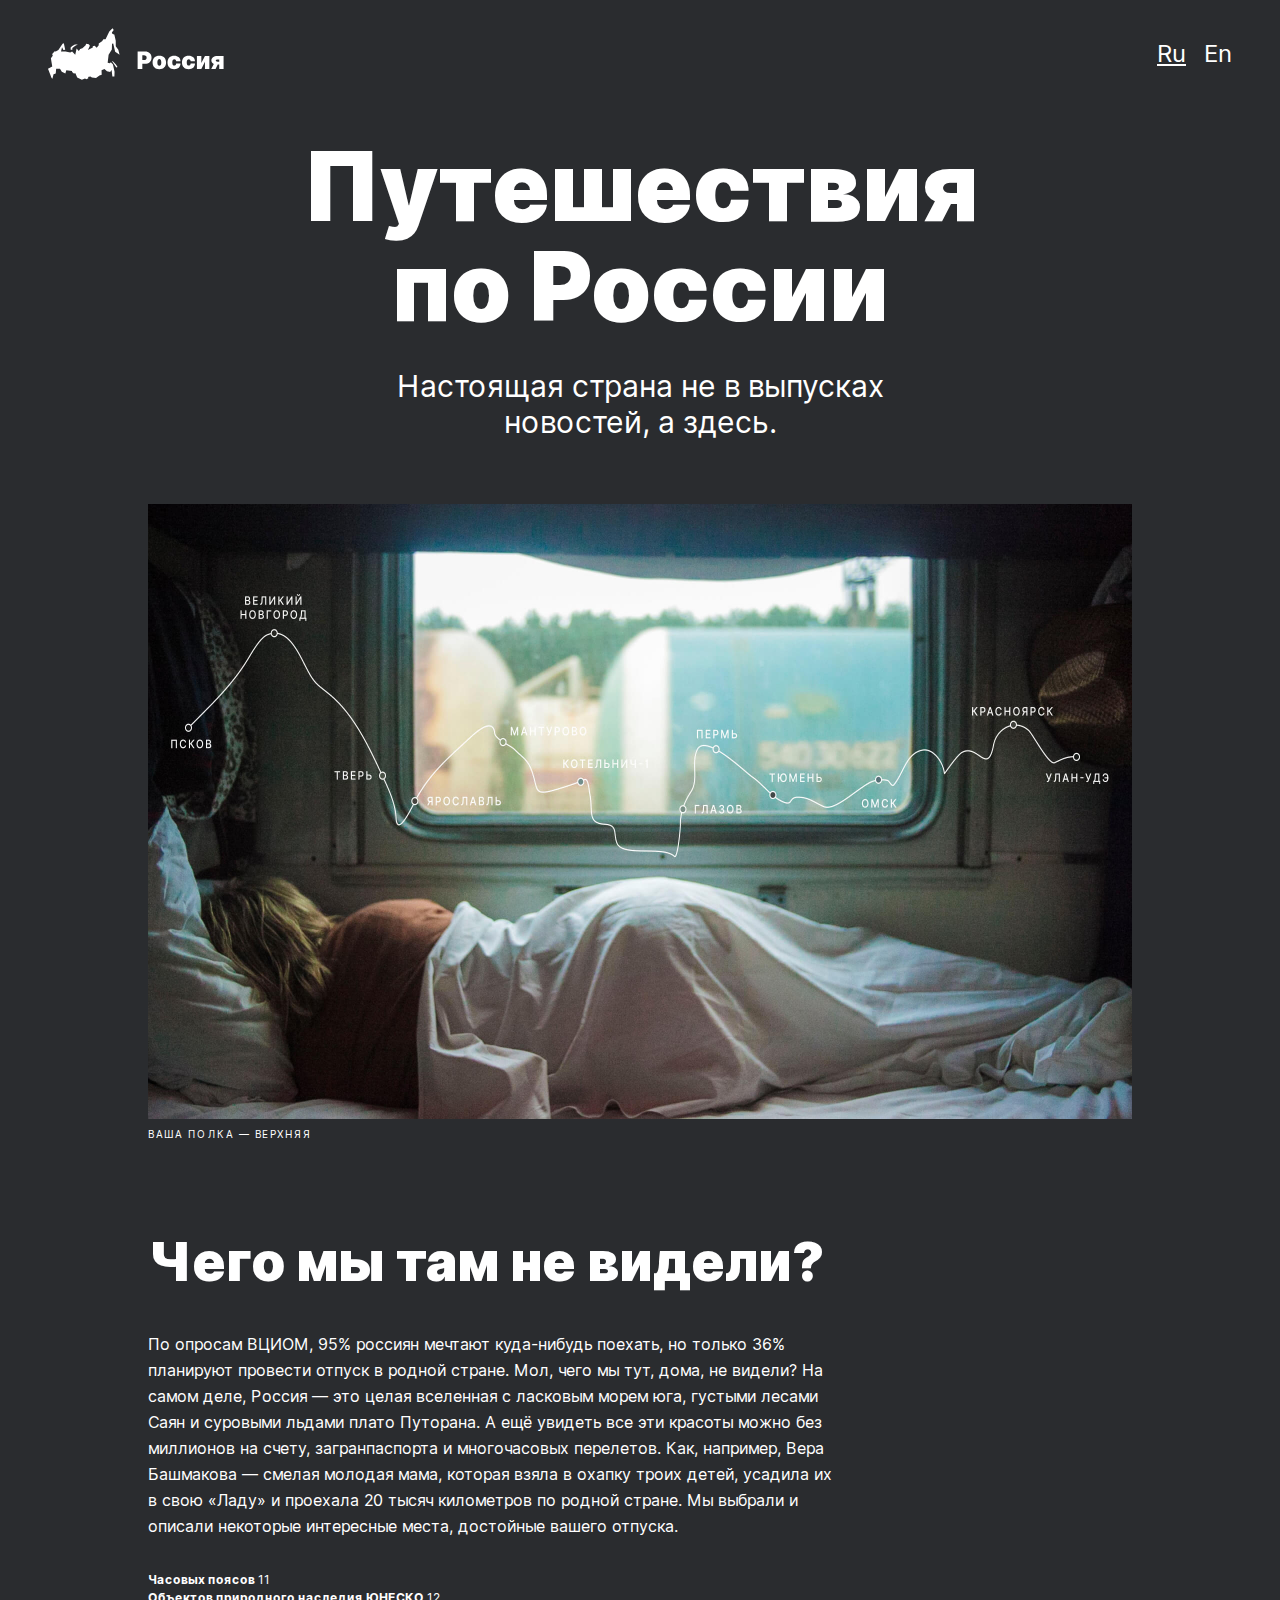
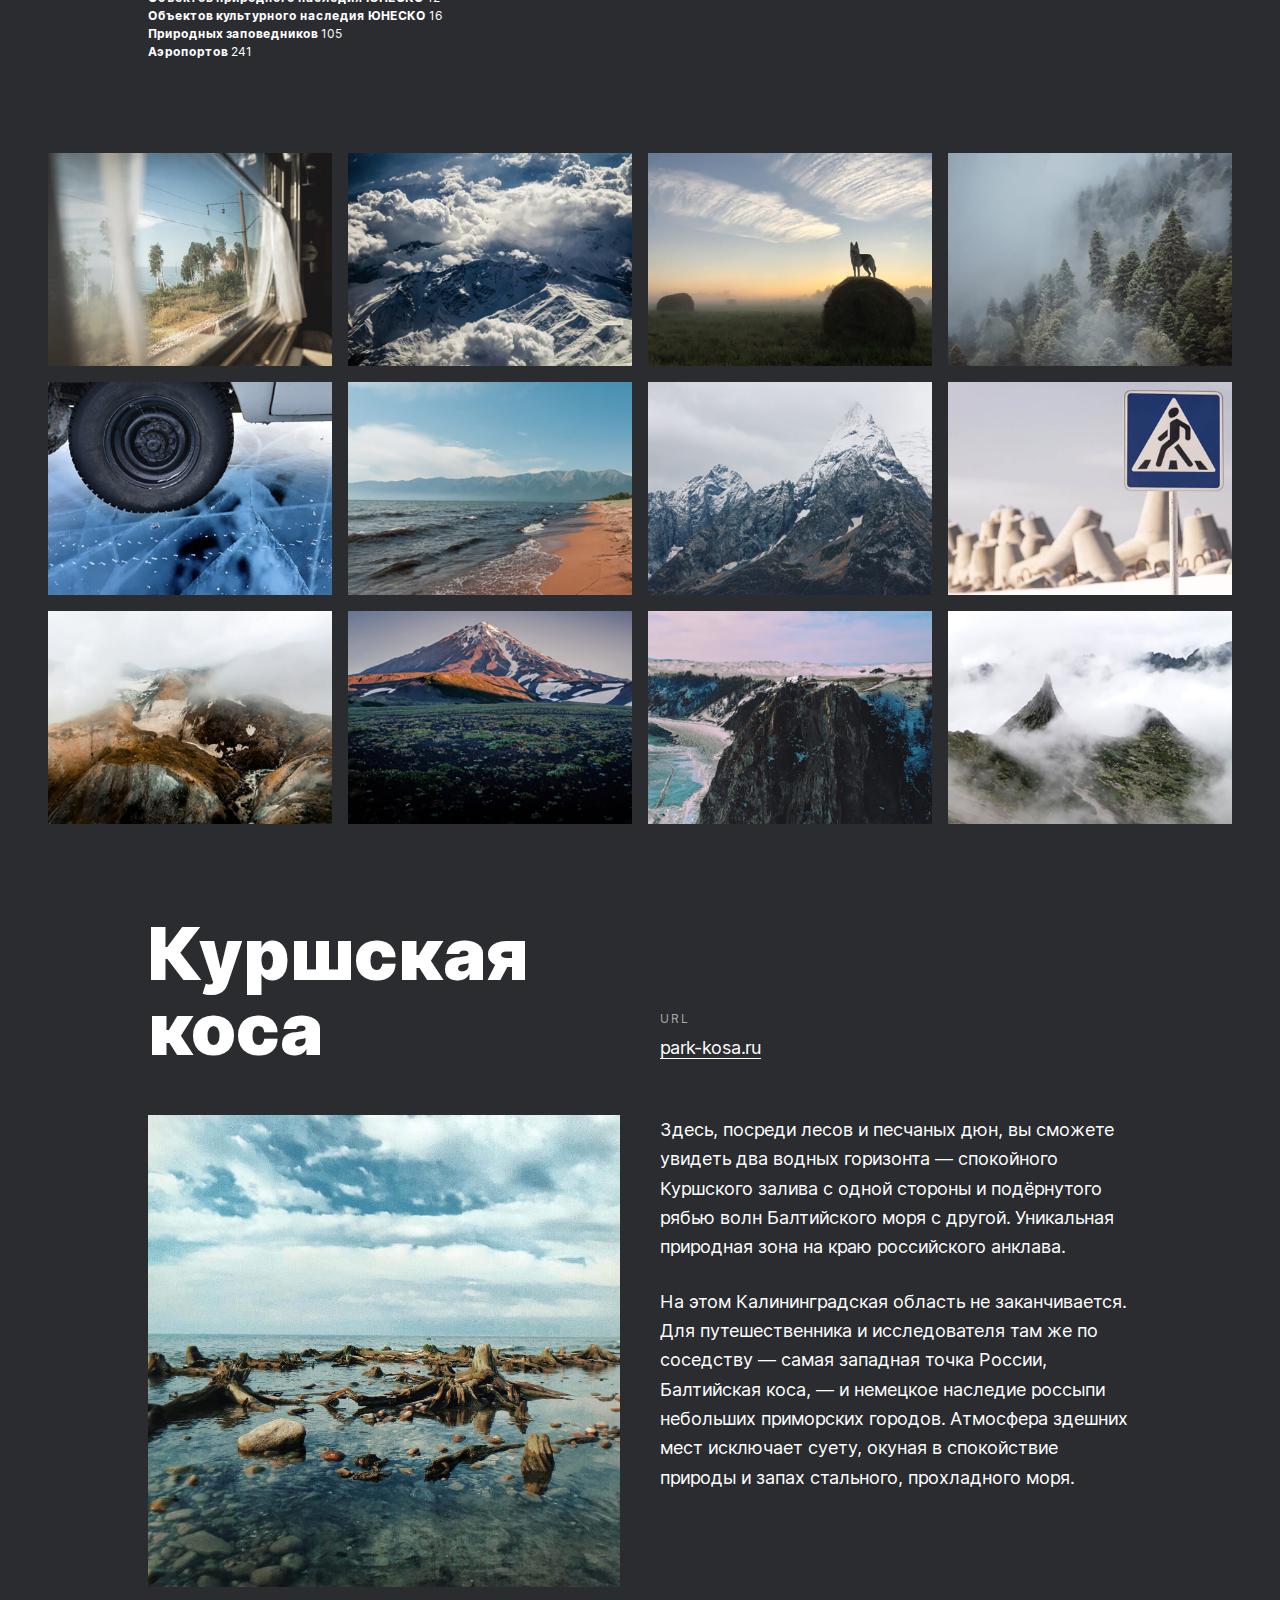
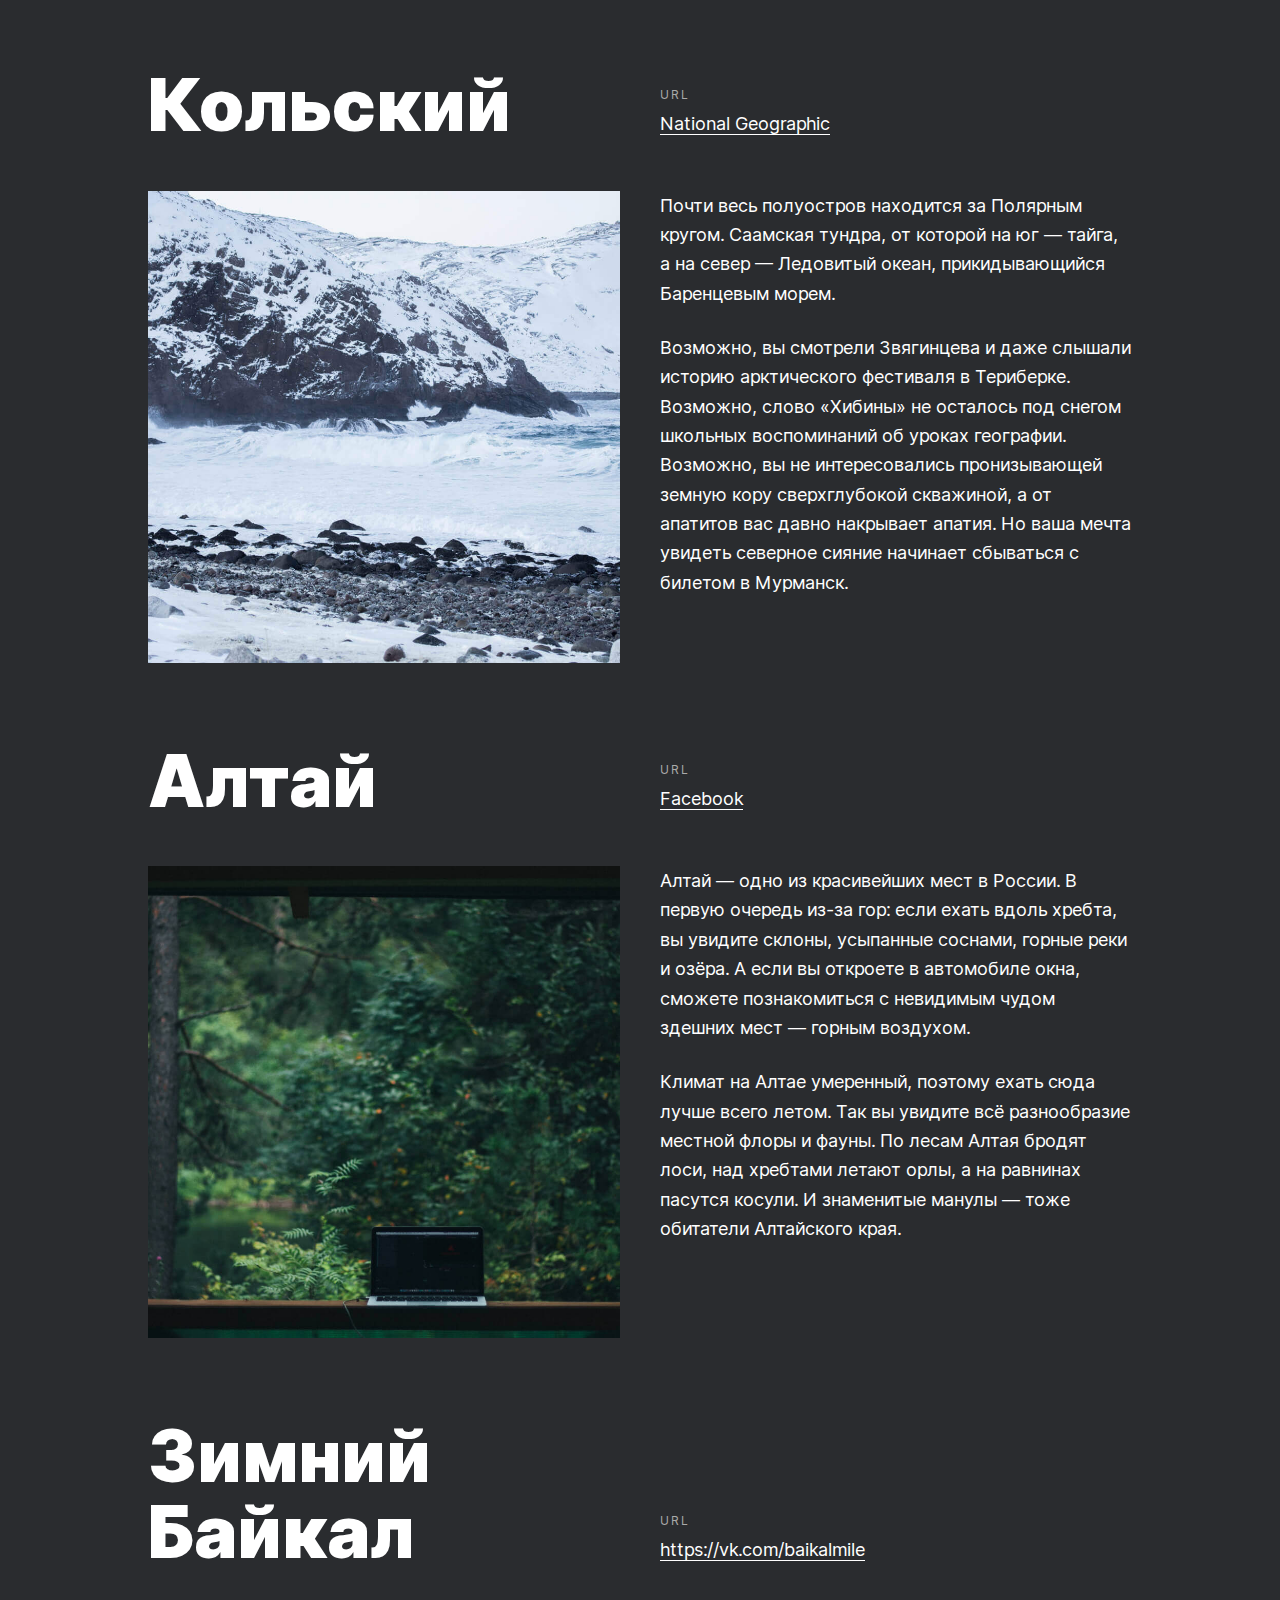
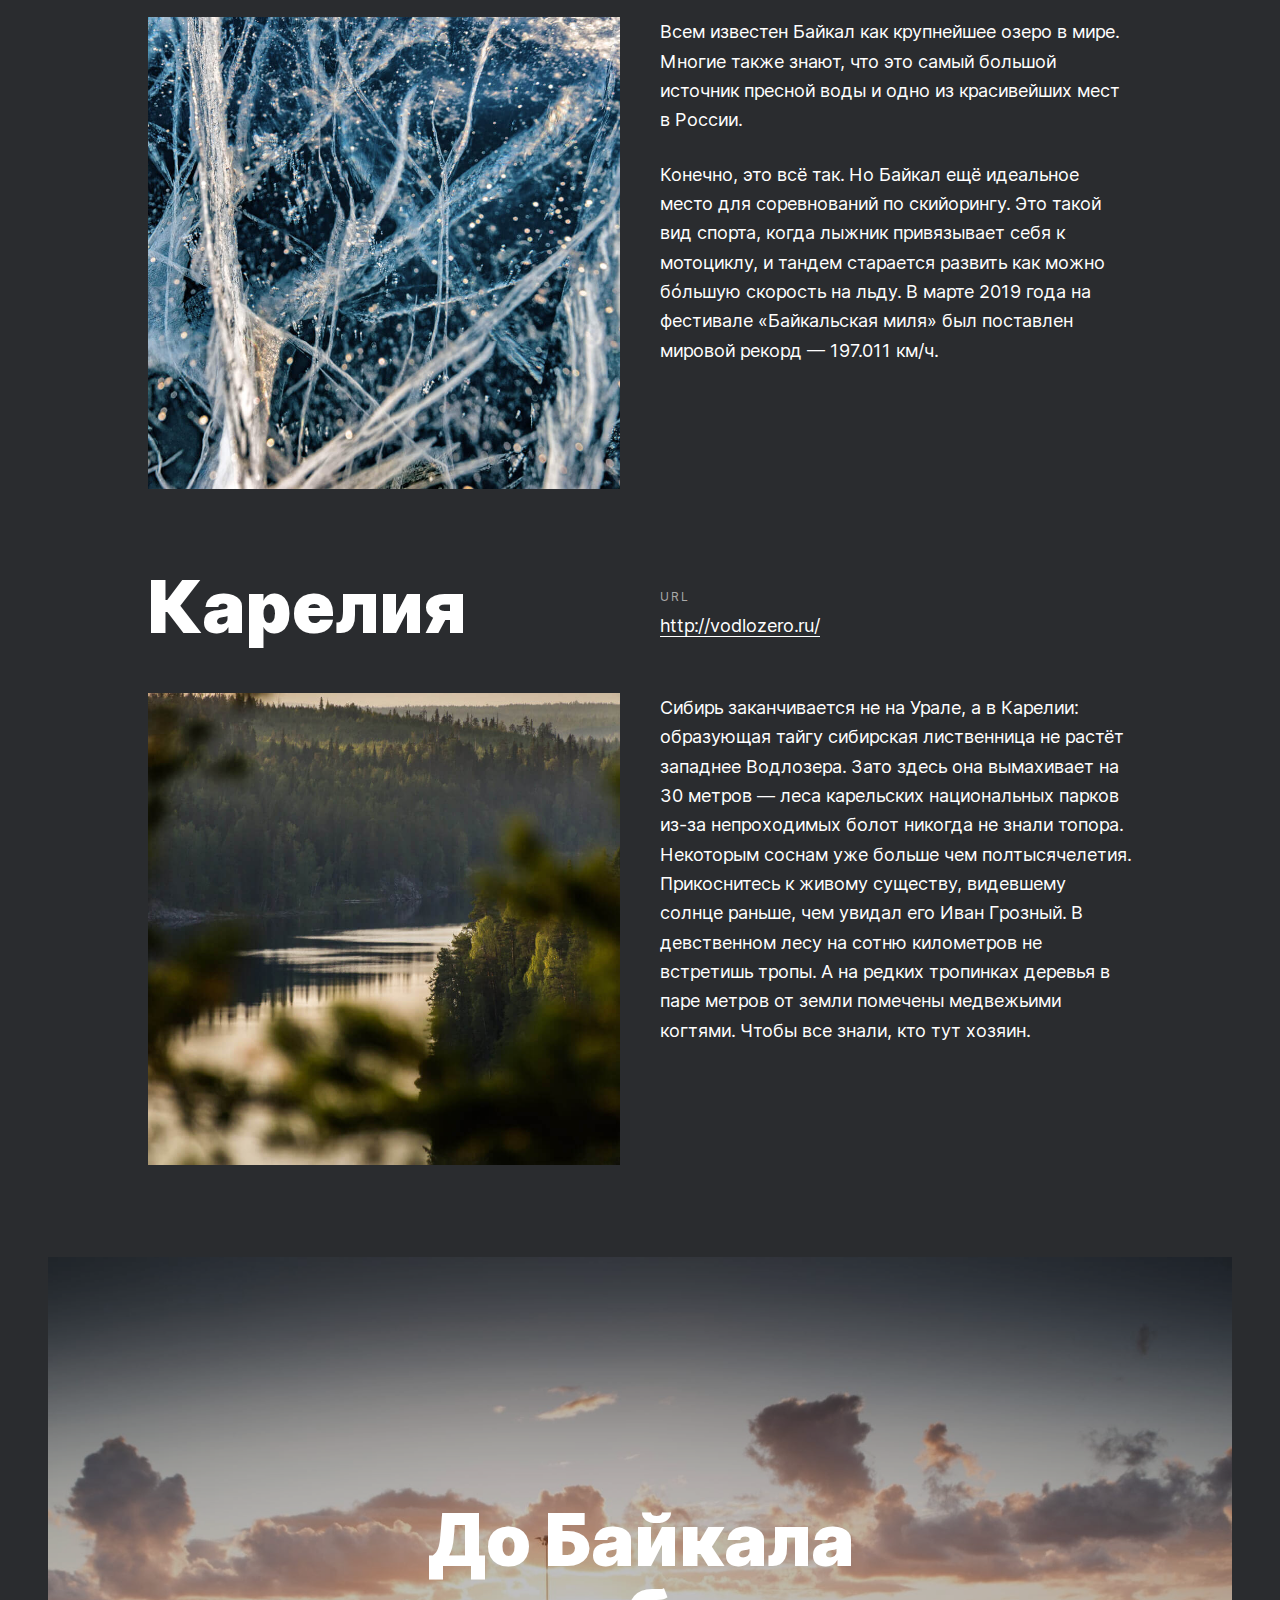
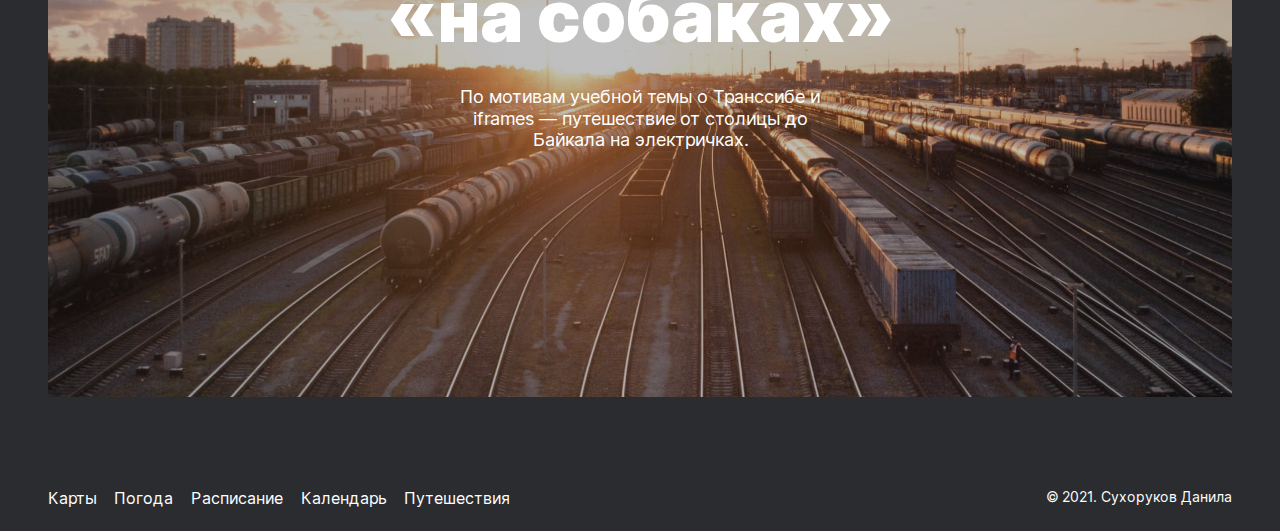
<file: index.html>
<!DOCTYPE html>
<html lang="ru">

<head>
  <link rel="stylesheet" href="./pages/index.css">
  <link rel="shortcut icon" href="#">
  <meta charset="UTF-8">
  <meta name="viewport" content="width=device-width, initial-scale=1.0">
  <title>Путешествия по России</title>
</head>

<body class="body">
  <header class="header">
    <div class="header__logo"></div>
    <div class="header__lang">
      <a href="#" class="header__link header__link_active">Ru</a>
      <a href="#" class="header__link">En</a>
    </div>
  </header>
  <main class="page">
    <section class="lead">
      <h1 class="lead__title">Путешествия по&#160;России</h1>
      <p class="lead__subtitle">Настоящая страна не в выпусках новостей, а здесь.</p>
      <img src="./images/lead-polka.jpg" alt="Карта маршрута" class="lead__image">
      <p class="lead__caption">ваша полка — верхняя</p>
    </section>
    <section class="intro">
      <h2 class="intro__title">Чего мы там не&#160;видели?</h2>
      <p class="intro__text">По опросам ВЦИОМ, 95% россиян мечтают куда-нибудь
        поехать, но только 36% планируют провести отпуск в родной стране. Мол,
        чего мы тут, дома, не видели? На самом деле, Россия — это целая вселенная
        с ласковым морем юга, густыми лесами Саян и суровыми льдами плато Путорана.
        А ещё увидеть все эти красоты можно без миллионов на счету, загранпаспорта
        и многочасовых перелетов. Как, например, Вера Башмакова — смелая молодая
        мама, которая взяла в охапку троих детей, усадила их в свою «Ладу»
        и проехала 20 тысяч километров по родной стране. Мы выбрали и описали
        некоторые интересные места, достойные вашего отпуска.
      </p>
      <ul class="intro__list">
        <li>Часовых поясов <span class="intro__number">11</span></li>
        <li>Объектов природного наследия ЮНЕСКО <span class="intro__number">12</span></li>
        <li>Объектов культурного наследия ЮНЕСКО <span class="intro__number">16</span></li>
        <li>Природных заповедников <span class="intro__number">105</span></li>
        <li>Аэропортов <span class="intro__number">241</span></li>
      </ul>
    </section>
    <section class="photo-grid">
      <img src="./images/photo-grid-train.jpg" alt="Поезд" class="photo-grid__item">
      <img src="./images/photo-grid-atharva-tulsi.jpg" alt="Горы" class="photo-grid__item">
      <img src="./images/photo-grid-tuman.jpg" alt="Туман" class="photo-grid__item">
      <img src="./images/photo-grid-sochi.jpg" alt="Сочи" class="photo-grid__item">
      <img src="./images/photo-grid-arisa.jpg" alt="Ариса" class="photo-grid__item">
      <img src="./images/photo-grid-baikal.jpg" alt="Байкал" class="photo-grid__item">
      <img src="./images/photo-grid-elbrus.jpg" alt="Эльбрус" class="photo-grid__item">
      <img src="./images/photo-grid-kondratiev.jpg" alt="Кондратьев" class="photo-grid__item">
      <img src="./images/photo-grid-kamchatka-1.jpg" alt="Камчатка-1" class="photo-grid__item">
      <img src="./images/photo-grid-kamchatka-2.jpg" alt="Камчатка-2" class="photo-grid__item">
      <img src="./images/photo-grid-baikal-2.jpg" alt="Байкал-2" class="photo-grid__item">
      <img src="./images/photo-grid-ergaki.jpg" alt="Природный парк Ергаки" class="photo-grid__item">
    </section>
    <section class="places">
      <div class="places__place">
        <h3 class="places__title">Куршская коса</h3>
        <div class="places__website">
          <p class="places__url-heading">url</p>
          <a href="http://park-kosa.ru" target="_blank" class="places__link">park-kosa.ru</a>
        </div>
        <img src="./images/place-kosa.jpg" alt="Куршская Коса" class="places__image">
        <div class="places__paragraph">
          <p class="places__paragraph-item">Здесь, посреди лесов и песчаных дюн, вы сможете
            увидеть два водных горизонта — спокойного Куршского залива с одной стороны
            и подёрнутого рябью волн Балтийского моря с другой. Уникальная природная
            зона на краю российского анклава.</p>
          <p class="places__paragraph-item">На этом Калининградская область не заканчивается.
            Для путешественника и исследователя там же по соседству — самая западная
            точка России, Балтийская коса, — и немецкое наследие россыпи небольших
            приморских городов. Атмосфера здешних мест исключает суету, окуная
            в спокойствие природы и запах стального, прохладного моря.</p>
        </div>
      </div>
      <div class="places__place">
        <h3 class="places__title">Кольский</h3>
        <div class="places__website">
          <p class="places__url-heading">url</p>
          <a href="https://yourshot.nationalgeographic.com/photos/?keywords=kolskiy" target="_blank"
            class="places__link">National Geographic</a>
        </div>
        <img src="./images/place-kolsky.jpg" alt="Кольский" class="places__image">
        <div class="places__paragraph">
          <p class="places__paragraph-item">Почти весь полуостров находится за Полярным кругом.
            Саамская тундра, от которой на юг —
            тайга, а на север — Ледовитый океан, прикидывающийся Баренцевым морем.</p>
          <p class="places__paragraph-item">Возможно, вы смотрели Звягинцева и даже слышали
            историю арктического фестиваля в Териберке. Возможно, слово «Хибины» не осталось
            под снегом школьных воспоминаний об уроках географии. Возможно, вы не интересовались
            пронизывающей земную кору сверхглубокой скважиной, а от апатитов вас давно накрывает
            апатия. Но ваша мечта увидеть северное сияние начинает сбываться с билетом
            в Мурманск.</p>
        </div>
      </div>
      <div class="places__place">
        <h3 class="places__title">Алтай</h3>
        <div class="places__website">
          <p class="places__url-heading">url</p>
          <a href="https://www.facebook.com/vera.bashmakova/posts/10156011613718822" target="_blank"
            class="places__link">Facebook</a>
        </div>
        <img src="./images/place-altai.jpg" alt="Алтай" class="places__image">
        <div class="places__paragraph">
          <p class="places__paragraph-item">Алтай — одно из красивейших мест в России.
            В первую очередь из-за гор: если ехать вдоль хребта, вы увидите склоны, усыпанные
            соснами, горные реки и озёра. А если вы откроете в автомобиле окна, сможете
            познакомиться с невидимым чудом здешних мест — горным воздухом.</p>
          <p class="places__paragraph-item">Климат на Алтае умеренный, поэтому ехать сюда лучше
            всего летом. Так вы увидите всё разнообразие местной флоры и фауны. По лесам
            Алтая бродят лоси, над хребтами летают орлы, а на равнинах пасутся косули.
            И знаменитые манулы — тоже обитатели Алтайского края.</p>
        </div>
      </div>
      <div class="places__place">
        <h3 class="places__title">Зимний Байкал</h3>
        <div class="places__website">
          <p class="places__url-heading">url</p>
          <a href="https://vk.com/baikalmile" target="_blank" class="places__link">https://vk.com/baikalmile</a>
        </div>
        <img src="./images/place-winter-baikal.jpg" alt="Зимний Байкал" class="places__image">
        <div class="places__paragraph">
          <p class="places__paragraph-item">Всем известен Байкал как крупнейшее озеро
            в мире. Многие также знают, что это самый большой источник пресной воды и одно
            из красивейших мест в России.</p>
          <p class="places__paragraph-item">Конечно, это всё так. Но Байкал ещё идеальное место
            для соревнований по скийорингу. Это такой вид спорта, когда лыжник привязывает себя
            к мотоциклу, и тандем старается развить как можно бóльшую скорость на льду.
            В марте 2019 года на фестивале «Байкальская миля» был поставлен мировой рекорд
            — 197.011 км/ч.</p>
        </div>
      </div>
      <div class="places__place">
        <h3 class="places__title">Карелия</h3>
        <div class="places__website">
          <p class="places__url-heading">url</p>
          <a href="http://vodlozero.ru" target="_blank" class="places__link">http://vodlozero.ru/</a>
        </div>
        <img src="./images/place-karelia.jpg" alt="Карелия" class="places__image">
        <div class="places__paragraph">
          <p class="places__paragraph-item">Сибирь заканчивается не на Урале, а в Карелии: образующая
            тайгу сибирская лиственница не растёт западнее Водлозера. Зато здесь она вымахивает
            на 30 метров — леса карельских национальных парков из-за непроходимых болот никогда
            не знали топора. Некоторым соснам уже больше чем полтысячелетия. Прикоснитесь к живому существу, видевшему
            солнце раньше, чем увидал его Иван Грозный.
            В девственном лесу на сотню километров не встретишь тропы. А на редких тропинках деревья
            в паре метров от земли помечены медвежьими когтями. Чтобы все знали, кто тут хозяин.</p>
        </div>
      </div>
    </section>
    <section class="cover">
      <a class="cover__background" href="https://stampsy.com/na-elektrichkakh-do-baikala" target="_blank">
        <h2 class="cover__title">До Байкала «на&#160;собаках»</h2>
        <p class="cover__subtitle">По мотивам учебной темы о Транссибе и iframes — путешествие
          от столицы до Байкала на электричках.</p>
      </a>
    </section>
  </main>
  <footer class="footer">
    <nav>
      <ul class="footer__link-list">
        <li class="footer__link-item"><a href="https://yandex.ru/maps" target="_blank" class="footer__link">Карты</a>
        </li>
        <li class="footer__link-item"><a href="https://yandex.ru/pogoda" target="_blank" class="footer__link">Погода</a>
        </li>
        <li class="footer__link-item"><a href="https://rasp.yandex.ru" target="_blank"
            class="footer__link">Расписание</a></li>
        <li class="footer__link-item"><a href="https://calendar.yandex.ru" target="_blank"
            class="footer__link">Календарь</a></li>
        <li class="footer__link-item"><a href="https://travel.yandex.ru" target="_blank"
            class="footer__link">Путешествия</a></li>
      </ul>
    </nav>
    <p class="footer__copyright">&copy; 2021. Сухоруков Данила</p>
  </footer>
</body>

</html>
</file>
<file: pages/index.css>
@import url(../vendor/normalize.css);
@import url(../fonts/font.css);
@import url(../blocks/body/body.css);
@import url(../blocks/page/page.css);
@import url(../blocks/header/header.css);
@import url(../blocks/header/__logo/header__logo.css);
@import url(../blocks/header/__lang/header__lang.css);
@import url(../blocks/header/__link/header__link.css);
@import url(../blocks/header/__link/_active/header__link_active.css);
@import url(../blocks/lead/lead.css);
@import url(../blocks/lead/__title/lead__title.css);
@import url(../blocks/lead/__subtitle/lead__subtitle.css);
@import url(../blocks/lead/__image/lead__image.css);
@import url(../blocks/lead/__caption/lead__caption.css);
@import url(../blocks/intro/intro.css);
@import url(../blocks/intro/__title/intro__title.css);
@import url(../blocks/intro/__text/intro__text.css);
@import url(../blocks/intro/__list/intro__list.css);
@import url(../blocks/intro/__number/intro__number.css);
@import url(../blocks/photo-grid/photo-grid.css);
@import Url(../blocks/photo-grid/__item/photo-grid__item.css);
@import url(../blocks/places/places.css);
@import url(../blocks/places/__place/places__place.css);
@import url(../blocks/places/__title/places__title.css);
@import url(../blocks/places/__paragraph/places__paragraph.css);
@import url(../blocks/places/__paragraph-item/places__paragraph-item.css);
@import url(../blocks/places/__image/places__image.css);
@import url(../blocks/places/__website/places__website.css);
@import url(../blocks/places/__url-heading/places__url-heading.css);
@import url(../blocks/places/__link/places__link.css);
@import url(../blocks/cover/cover.css);
@import url(../blocks/cover/__title/cover__title.css);
@import url(../blocks/cover/__subtitle/cover__subtitle.css);
@import url(../blocks/cover/__background/cover__background.css);
@import url(../blocks/footer/footer.css);
@import url(../blocks/footer/__link-list/footer__link-list.css);
@import url(../blocks/footer/__link/footer__link.css);
@import url(../blocks/footer/__link-item/footer__link-item.css);
@import url(../blocks/footer/__copyright/footer__copyright.css);
</file>
